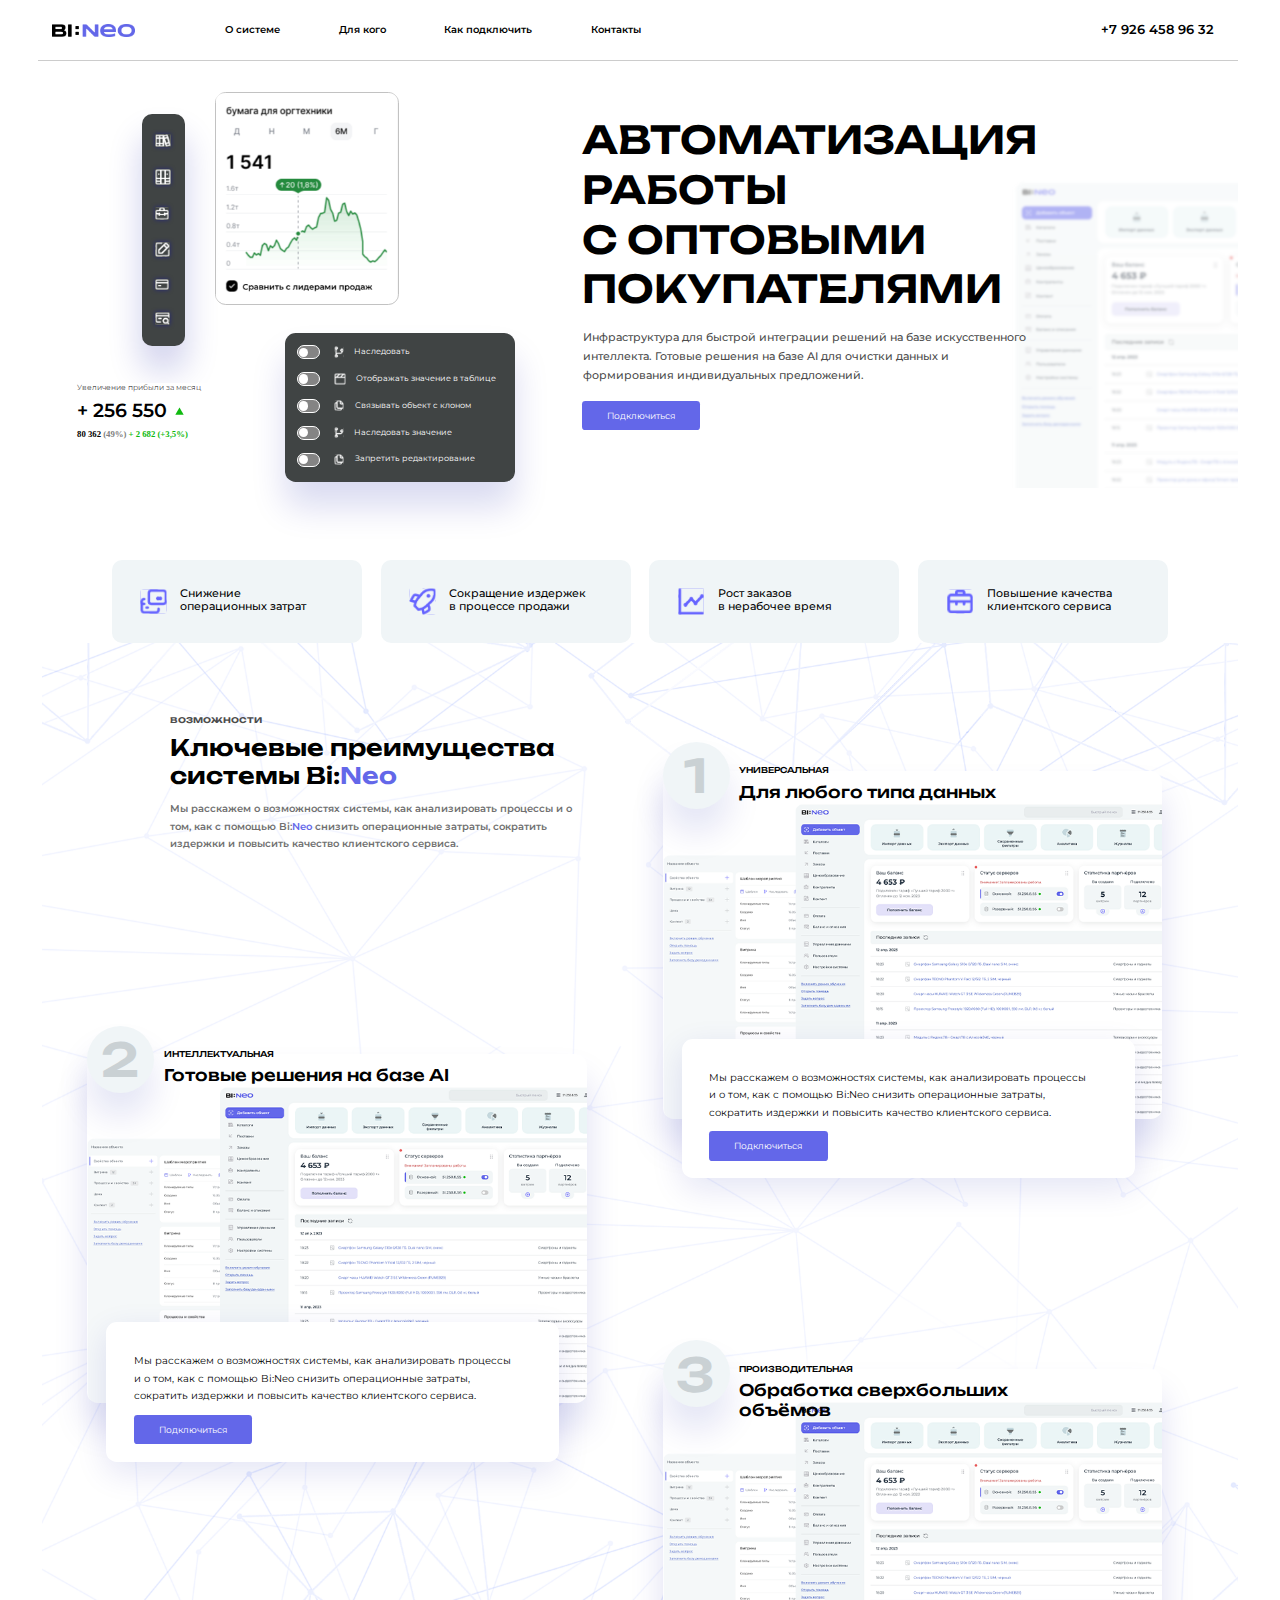
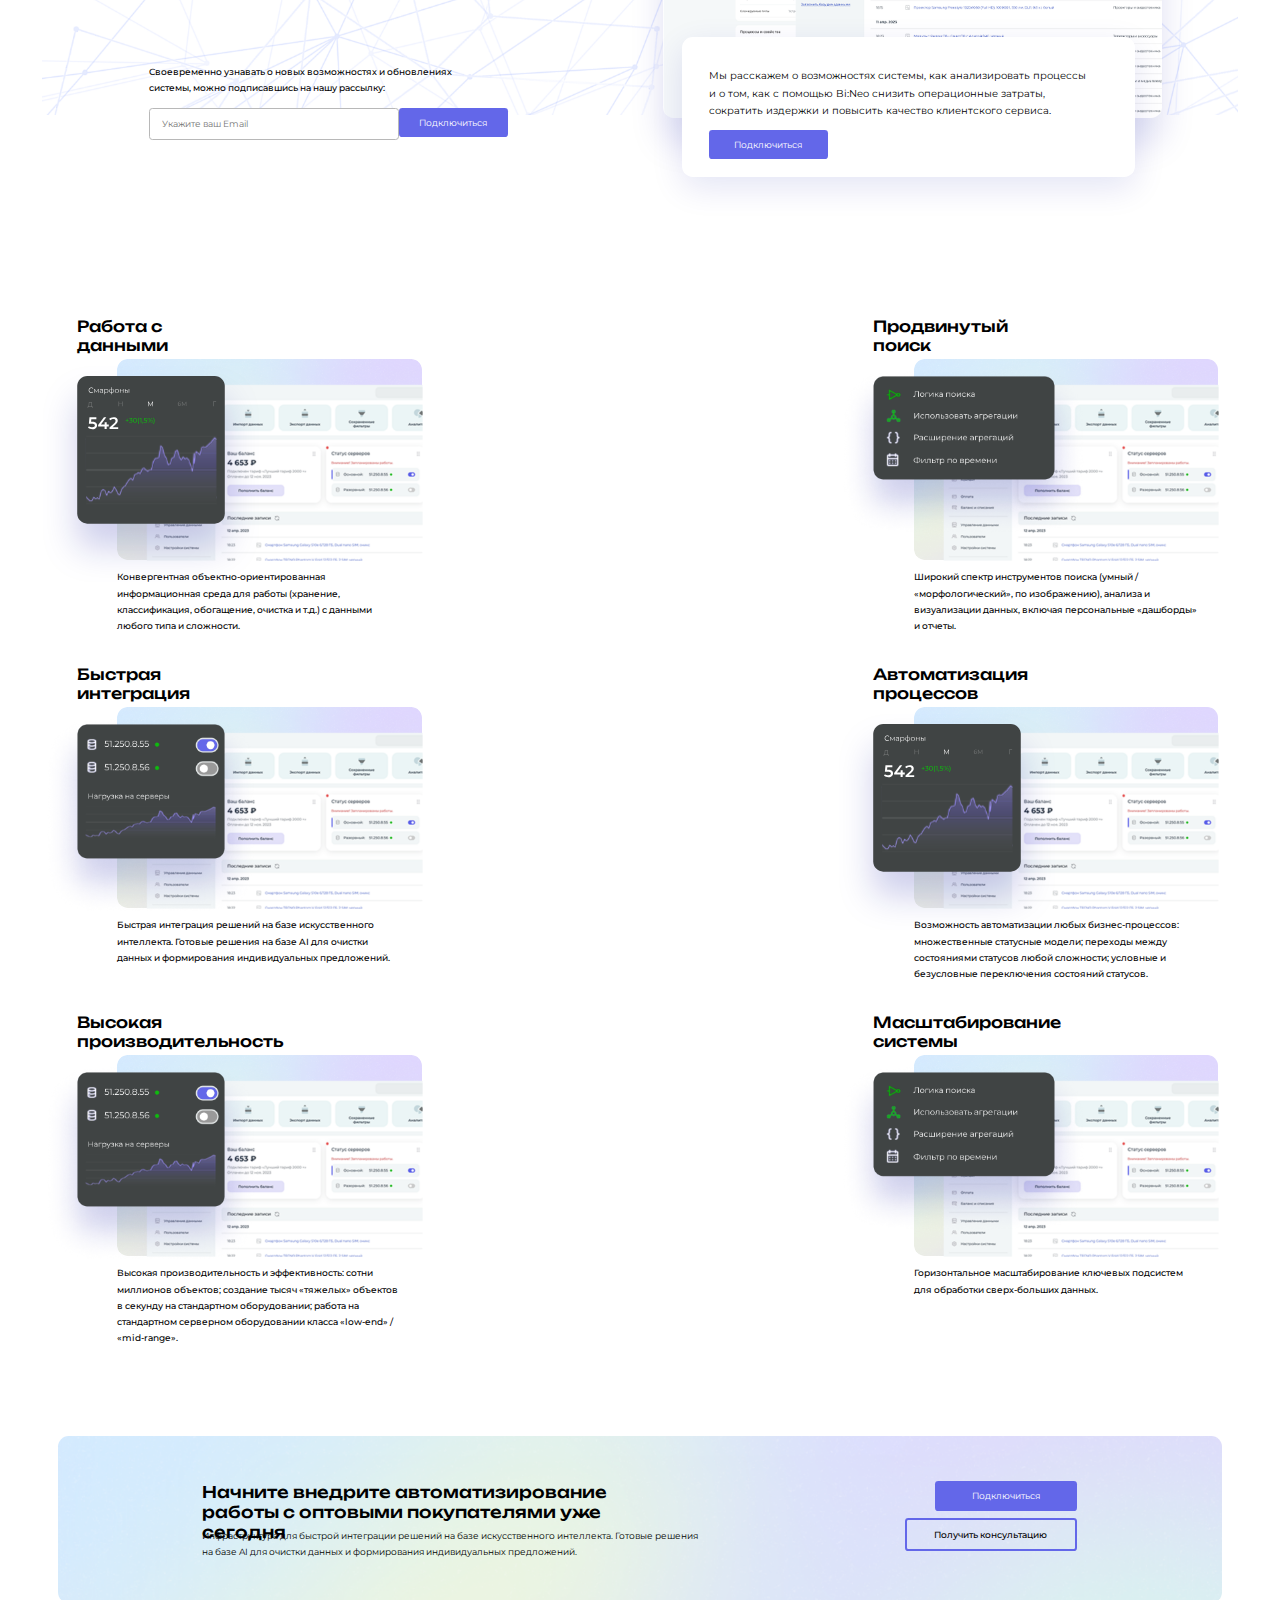
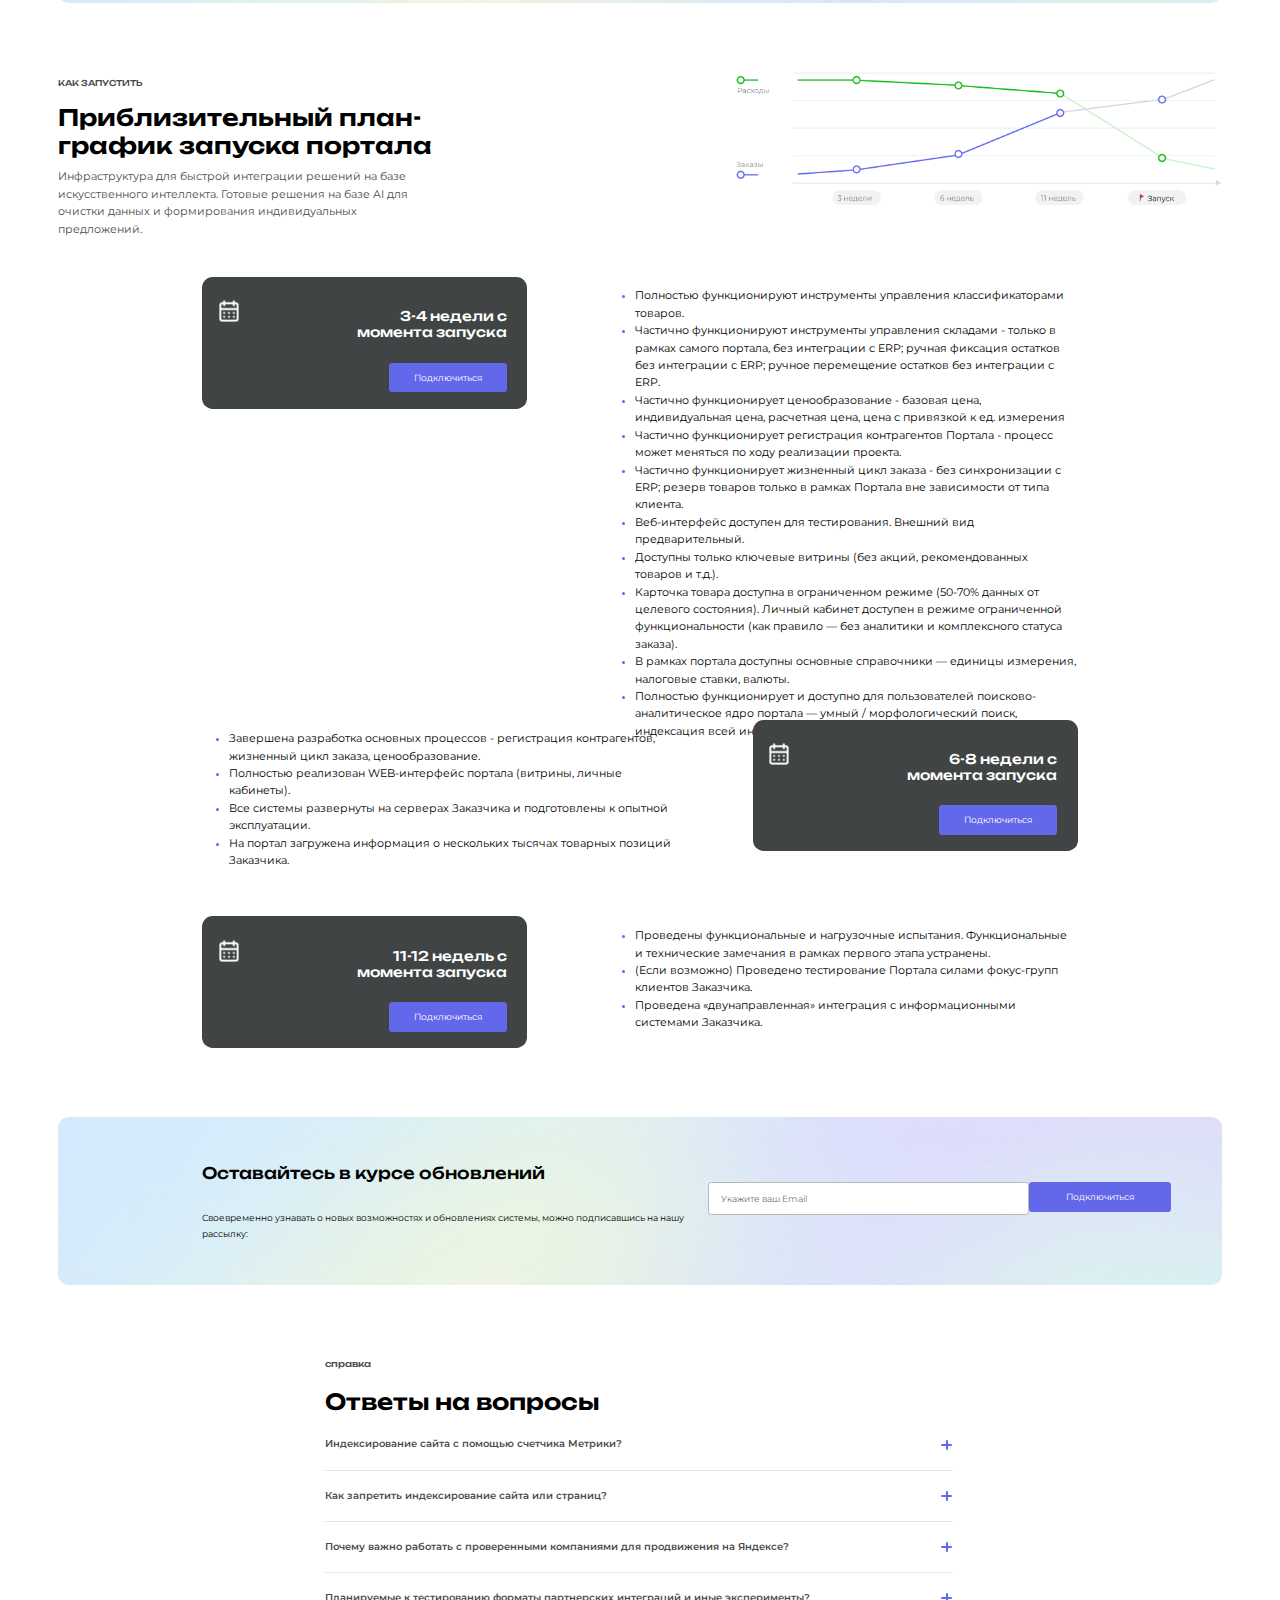
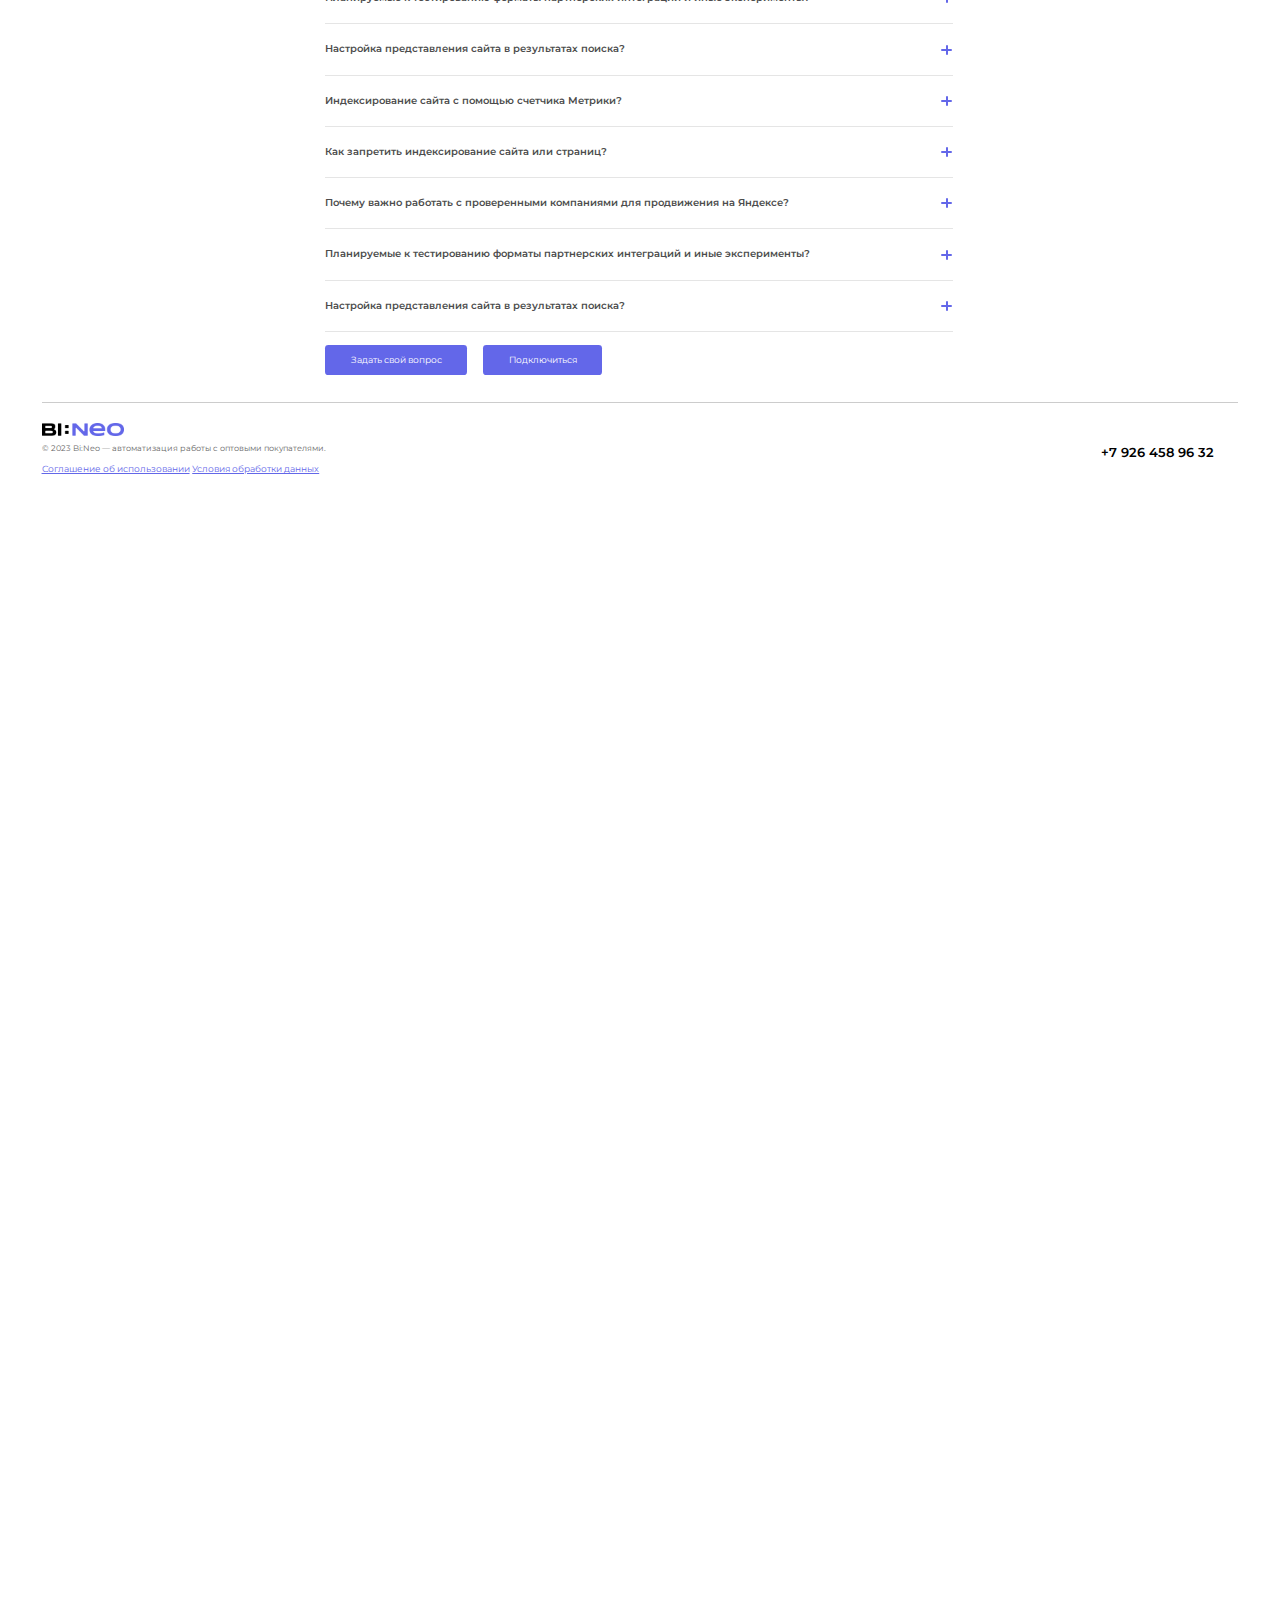
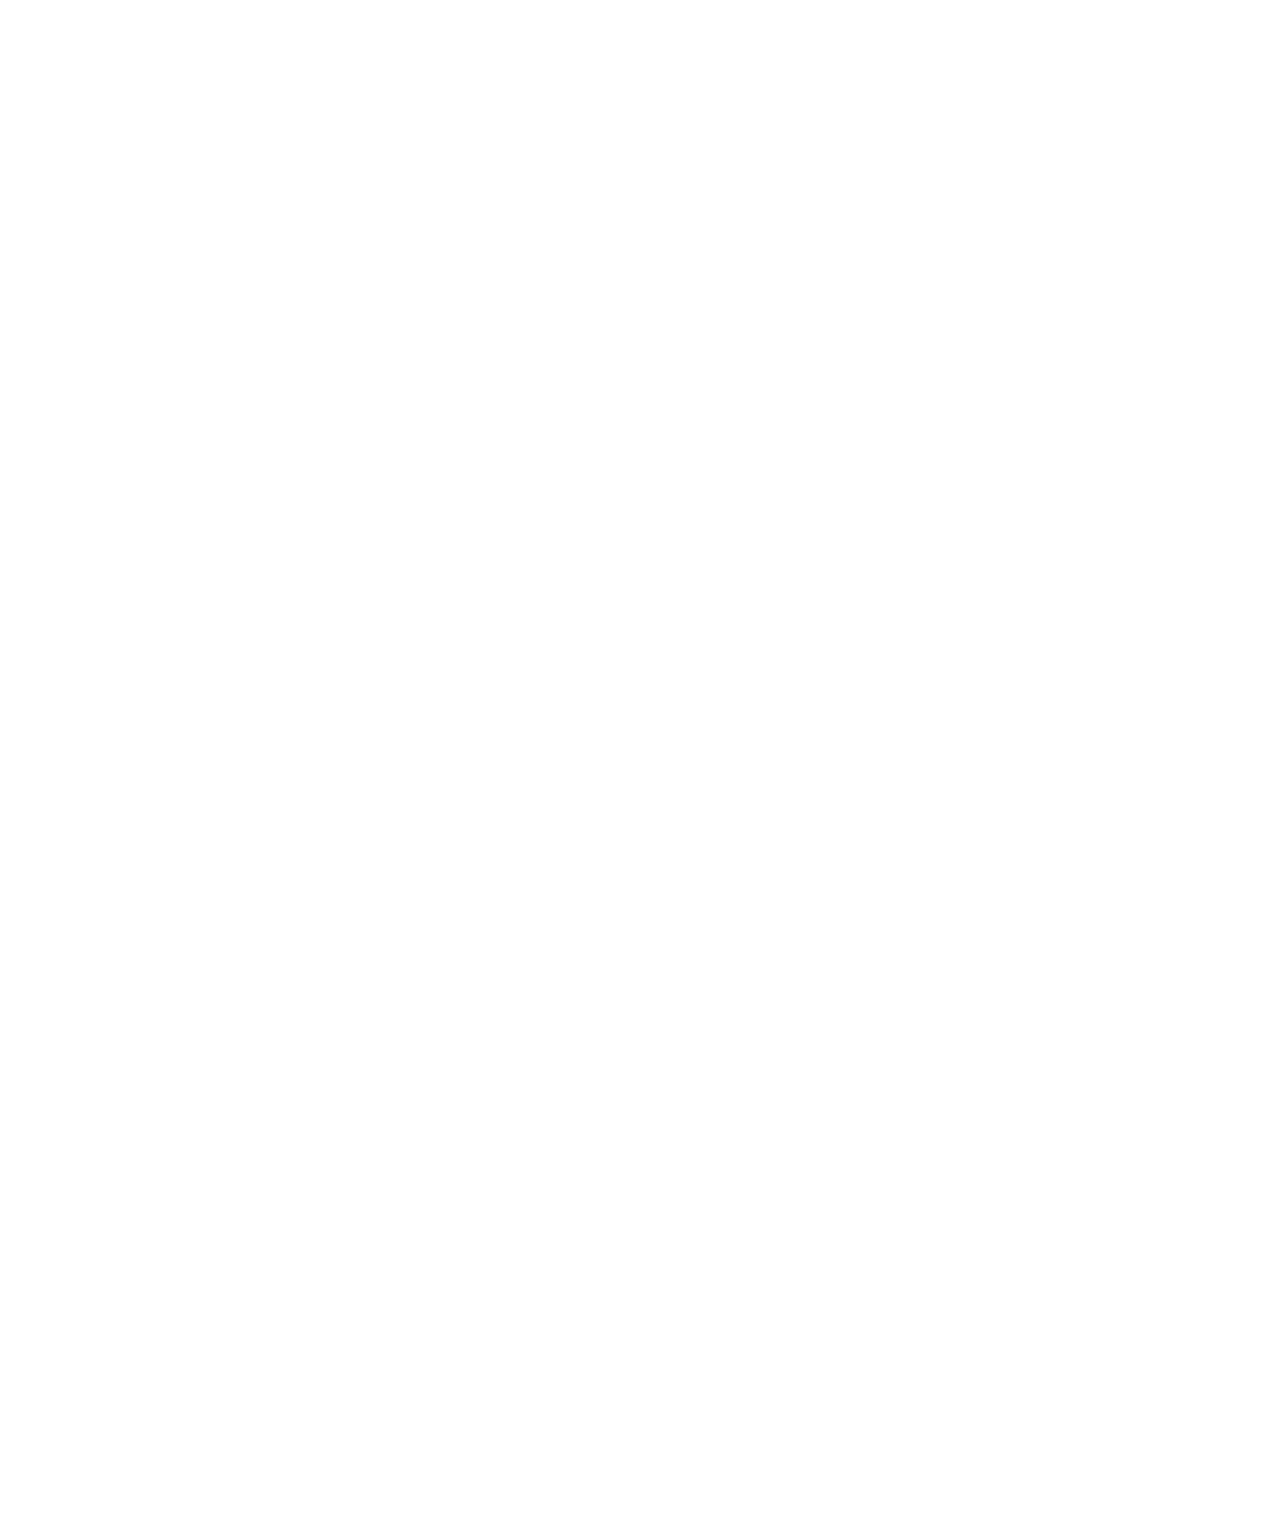
<file: site/index.html>
<!DOCTYPE html>
<html lang="en">
<head>
    <meta charset="UTF-8">
    <meta name="viewport" content="width=device-width, initial-scale=1.0">
    <title>BI:NEO</title>
    <link rel="shortcut icon" href="imgs/icon.svg">

    <link rel="stylesheet" href="style/index.css">
    <link href="https://fonts.cdnfonts.com/css/ms-reference-sans-serif" rel="stylesheet">

    <link
        href="https://fonts.googleapis.com/css2?family=Montserrat:ital,wght@0,100..900;1,100..900&family=Orelega+One&family=Unbounded:wght@200..900&display=swap"
        rel="stylesheet">
    <link rel="stylesheet" href="style/animation.css">
    <link rel="stylesheet" href="style/adaptation.css">
</head>

<body id="body" class="">
    <div id="overlay" class="hidden"></div>
    <header class="top-header">
        <div class="th-content">
            <div class="nav">
                <img class="logo" src="imgs/logo.png">
                <input id="burger-toggle" type="checkbox">
                <label class="label-burger" for="burger-toggle">
                    <span></span>
                </label>

                <div class="header__list">
                    <p class="header__link">О системе</p>
                    <p class="header__link">Для кого</p>
                    <p class="header__link">Как подключить</p>
                    <p class="header__link">Контакты</p>
                </div>
            </div>
            <div class="nav-number">
                <p class="phone-number">+7 926 458 96 32</p>
            </div>
        </div>
    </header>

    <main class="presentation">
        <!-- иконками просто -->
        <div class="left-part">
            <div class="block-opt">
                <div class="imgs-list">
                    <div class="img-li">
                        <img class="img-li-i" src="imgs/books.svg" alt="">
                    </div>
                    <div class="img-li">
                        <img class="img-li-i" src="imgs/li2.svg" alt="">
                    </div>
                    <div class="img-li">
                        <img class="img-li-i" src="imgs/case.svg" alt="">
                    </div>
                    <div class="img-li">
                        <img class="img-li-i" src="imgs/pen.svg" alt="">
                    </div>
                    <div class="img-li">
                        <img class="img-li-i" src="imgs/card.svg" alt="">
                    </div>
                    <div class="img-li">
                        <img class="img-li-i" src="imgs/card-search.svg" alt="">
                    </div>
                </div>
            </div>
            <!-- картинка с графиком -->
            <div class="img-scale">
                <img src="imgs/scale.png" alt="">
            </div>
            <!-- штука с ценником -->
            <div class="high-price">
                <p class="text-price">Увеличение прибыли за месяц</p>
                <div class="price-box">
                    <p class="price">+ 256 550</p> <img src="imgs/triange-up.svg" alt="">
                </div>
                <div class="money">
                    <div class="p"> 80 362 </div>
                    <div class="p" style="color:gray;">&nbsp;(49%)</div>
                    <div class="p" style="color: #0FBA0F;">&nbsp;+ 2 682 (+3,5%)</div>
                </div>
            </div>
            <!-- штука с тумблерами и текстом -->
            <div class="optional-window">
                <div class="option1">
                    <label class="checkbox-green">
                        <input type="checkbox">
                        <span class="checkbox-green-switch" data-label-on="&nbsp;" data-label-off="&nbsp;"></span>
                    </label>
                    <img class="icon-inherit" src="imgs/inherit.svg" alt="">
                    <p>Наследовать</p>
                </div>
                <div class="option1">
                    <label class="checkbox-green">
                        <input type="checkbox">
                        <span class="checkbox-green-switch" data-label-on="&nbsp;" data-label-off="&nbsp;"></span>
                    </label>
                    <img class="icon-inherit" src="imgs/show.svg" alt="">
                    <p>Отображать значение в таблице</p>
                </div>
                <div class="option1">
                    <label class="checkbox-green">
                        <input type="checkbox">
                        <span class="checkbox-green-switch" data-label-on="&nbsp;" data-label-off="&nbsp;"></span>
                    </label>
                    <img class="icon-inherit" src="imgs/connect.svg" alt="">
                    <p>Связывать объект с клоном</p>
                </div>
                <div class="option1">
                    <label class="checkbox-green">
                        <input type="checkbox">
                        <span class="checkbox-green-switch" data-label-on="&nbsp;" data-label-off="&nbsp;"></span>
                    </label>
                    <img class="icon-inherit" src="imgs/inherit.svg" alt="">
                    <p>Наследовать значение</p>
                </div>
                <div class="option1">
                    <label class="checkbox-green">
                        <input type="checkbox">
                        <span class="checkbox-green-switch" data-label-on="&nbsp;" data-label-off="&nbsp;"></span>
                    </label>
                    <img class="icon-inherit" src="imgs/connect.svg" alt="">
                    <p>Запретить редактирование</p>
                </div>
            </div>
        </div>
        <!-- Текст большой главный -->
        <div class="right-part">
            <div class="text-presentation">
                <p class="parag-pres">Автоматизация работы <br>с оптовыми покупателями</p>
                <p class="par-per">Инфраструктура для быстрой интеграции решений на базе искусственного <br> интеллекта.
                    Готовые решения на базе AI для очистки данных и <br> формирования индивидуальных предложений. </p>
                <button class="primary-button"> Подключиться </button>
            </div>
        </div>

    </main>
    <!-- карточки 4 штуки в ряд -->
    <div class="cards">
        <div class="cards-menu">
            <div class="card" id="card1">
                <div class="card-content"><img class="img-card" src="imgs/low.svg" alt="">
                    <p class="text-card">Снижение операционных затрат</p>
                </div>
            </div>
            <div class="card" id="card2">
                <div class="card-content"><img class="img-card" src="imgs/rocket.svg" alt="">
                    <p class="text-card">Сокращение издержек в процессе продажи</p>
                </div>
            </div>
            <div class="card" id="card3">
                <div class="card-content"><img class="img-card" src="imgs/exel.svg" alt="">
                    <p class="text-card">Рост заказов <br> в нерабочее время</p>
                </div>
            </div>
            <div class="card" id="card4">
                <div class="card-content"><img class="img-card" src="imgs/case1.svg" alt="">
                    <p class="text-card">Повышение качества клиентского сервиса</p>
                </div>
            </div>
        </div>
    </div>
    <!-- Блок с описанием возможностей -->
    <div class="possibilities-cards">
        <div class="possibilities-card">
            <div class="possibilities">возможности</div>
            <div class="key-benefits">Ключевые преимущества системы Bi:<mark
                    style="color:#6367E9;background: none;">Neo</span></div>
            <div class="pos-discription">Мы расскажем о возможностях системы, как анализировать процессы и о том, как с
                помощью Bi:<mark style="color:#6367E9;background: none;">Neo</mark> снизить операционные затраты,
                сократить издержки и повысить качество клиентского сервиса.
            </div>
        </div>
        <div class="posties-cards">
            <div class="posties-card1">
                <div class="bg-card">
                    <div class="pos-num">
                        <p>1</p>
                    </div>
                    <div class="pos-h">
                        <h2>Универсальная</h2>
                        <h1>Для любого типа данных</h1>
                    </div>
                    <div class="pos-txt">
                        <p>Мы расскажем о возможностях системы, как анализировать процессы и о том, как с помощью Bi:Neo
                            снизить операционные затраты, сократить издержки и повысить качество клиентского сервиса.
                        </p>
                        <button class="primary-button-pos">Подключиться</button>
                    </div>
                </div>
            </div>

            <div class="posties-card2">
                <div class="bg-card">
                    <div class="pos-num">
                        <p>2</p>
                    </div>
                    <div class="pos-h">
                        <h2>Интеллектуальная</h2>
                        <h1>Готовые решения на базе AI</h1>
                    </div>
                    <div class="pos-txt">
                        <p>Мы расскажем о возможностях системы, как анализировать процессы и о том, как с помощью Bi:Neo
                            снизить операционные затраты, сократить издержки и повысить качество клиентского сервиса.
                        </p>
                        <button class="primary-button-pos">Подключиться</button>
                    </div>
                </div>
            </div>
            <div class="posties-card3">
                <div class="bg-card">
                    <div class="pos-num">
                        <p>3</p>
                    </div>
                    <div class="pos-h">
                        <h2>производительная</h2>
                        <h1>Обработка сверхбольших объёмов</h1>
                    </div>
                    <div class="pos-txt">
                        <p>Мы расскажем о возможностях системы, как анализировать процессы и о том, как с помощью Bi:Neo
                            снизить операционные затраты, сократить издержки и повысить качество клиентского сервиса.
                        </p>
                        <button class="primary-button-pos">Подключиться</button>
                    </div>
                </div>
            </div>
        </div>
    </div>
    <!-- Форма емаил чтобы подписаться на новости -->
    <div class="label-form">
        <p>Своевременно узнавать о новых возможностях и обновлениях системы, можно подписавшись на нашу рассылку:
        </p>
        <div class="input-label-div">
            <input class="input-label" type="email" placeholder="Укажите ваш Email"><button
                class="sumbit-but">Подключиться</button>
        </div>
    </div>
    <!-- Карточки которых 6 штук -->
    <div class="columns-menu">
        <div class="columns">
            <div class="col-card">
                <div class="column-scale">
                    <h2>Работа с данными</h2>
                    <img class="scale-img" src="imgs/scale.svg" alt="">
                </div>
                <div class="column-card">
                    <div class="bg-colum">
                        <img src="imgs/bg-card.png" alt="">
                    </div>
                    <p>Конвергентная объектно-ориентированная информационная среда для работы (хранение, классификация,
                        обогащение, очистка и т.д.) с данными любого типа и сложности.</p>
                </div>
            </div>

            <div class="col-card">
                <div class="column-scale">
                    <h2>Продвинутый поиск</h2>
                    <img class="scale-img" src="imgs/columns-pic-2.png" alt="">
                </div>
                <div class="column-card">
                    <div class="bg-colum">
                        <img src="imgs/bg-card.png" alt="">
                    </div>
                    <p>Широкий спектр инструментов поиска (умный / «морфологический», по изображению), анализа
                        и визуализации данных, включая персональные «дашборды» и отчеты.</p>
                </div>
            </div>

            <div class="col-card">
                <div class="column-scale">
                    <h2>Быстрая интеграция</h2>
                    <img class="scale-img" src="imgs/columns-pic-3.png" alt="">
                </div>
                <div class="column-card">
                    <div class="bg-colum">
                        <img src="imgs/bg-card.png" alt="">
                    </div>
                    <p>Быстрая интеграция решений на базе искусственного интеллекта. Готовые решения
                        на базе AI для очистки данных и формирования индивидуальных предложений. </p>
                </div>
            </div>
            <div class="col-card">
                <div class="column-scale">
                    <h2>Автоматизация процессов</h2>
                    <img class="scale-img" src="imgs/scale.svg" alt="">
                </div>
                <div class="column-card">
                    <div class="bg-colum">
                        <img src="imgs/bg-card.png" alt="">
                    </div>
                    <p>Возможность автоматизации любых бизнес-процессов: множественные статусные модели; переходы между
                        состояниями статусов любой сложности; условные и безусловные переключения состояний статусов.
                    </p>
                </div>
            </div>

            <div class="col-card">
                <div class="column-scale">
                    <h2>Высокая производительность</h2>
                    <img class="scale-img" src="imgs/columns-pic-3.png" alt="">
                </div>
                <div class="column-card">
                    <div class="bg-colum">
                        <img src="imgs/bg-card.png" alt="">
                    </div>
                    <p>Высокая производительность и эффективность: сотни миллионов объектов; создание тысяч «тяжелых»
                        объектов в секунду на стандартном оборудовании; работа на стандартном серверном оборудовании
                        класса «low-end» / «mid-range».</p>
                </div>
            </div>

            <div class="col-card">
                <div class="column-scale">
                    <h2>Масштабирование системы</h2>
                    <img class="scale-img" src="imgs/columns-pic-2.png" alt="">
                </div>
                <div class="column-card">
                    <div class="bg-colum">
                        <img src="imgs/bg-card.png" alt="">
                    </div>
                    <p>Горизонтальное масштабирование ключевых подсистем для обработки сверх-больших данных.</p>
                </div>
            </div>
        </div>
    </div>
    <!-- Блок Совет начните внедрите -->
    <main class="advice">
        <div class="advice-block">
            <div class="content-advice">
                <h2>Начните внедрите автоматизирование работы с оптовыми покупателями уже сегодня</h2>
                <p>Инфраструктура для быстрой интеграции решений на базе искусственного интеллекта. Готовые решения на
                    базе
                    AI для очистки данных и формирования индивидуальных предложений. </p>
            </div>
            <div class="advice-buts">
                <button class="sumbit-but">Подключиться</button>
                <button class="button-advice">Получить консультацию</button>
            </div>
        </div>
    </main>
    <!-- План-график со старта -->
    <div class="start-plan-block">
        <div class="s-p-card">
            <div class="s-p-content">
                <h3>как запустить</h3>
                <h2>Приблизительный план-график запуска портала</h2>
                <p>Инфраструктура для быстрой интеграции решений на базе искусственного интеллекта. Готовые решения на
                    базе AI для очистки данных и формирования индивидуальных предложений. </p>
            </div>
            <div class="s-p-img">
                <img src="imgs/income-cart.png" alt="">
            </div>
        </div>
    </div>
    <!-- Результаты по плану 3-4, 6-8, 11-12 -->
    <div class="ul-results">
        <div class="ul-result3-4">
            <div class="pres-ul-res">
                <h2>3-4 недели
                    с момента запуска</h2>
                <button class="primary-button"> Подключиться</button>
            </div>
            <div class="ul-content">
                <ul>
                    <li><span>Полностью функционируют инструменты управления классификаторами товаров.</span></li>
                    <li><span>Частично функционируют инструменты управления складами - только в рамках самого портала,
                            без
                            интеграции с ERP; ручная фиксация остатков без интеграции
                            с ERP; ручное перемещение остатков без интеграции с ERP.</span></li>
                    <li><span>Частично функционирует ценообразование - базовая цена, индивидуальная цена, расчетная
                            цена, цена
                            с привязкой к ед. измерения</span></li>
                    <li><span>Частично функционирует регистрация контрагентов Портала - процесс может меняться по ходу
                            реализации проекта.</span></li>
                    <li><span>Частично функционирует жизненный цикл заказа - без синхронизации с ERP; резерв товаров
                            только в
                            рамках Портала вне зависимости от типа клиента.</span></li>
                    <li><span>Веб-интерфейс доступен для тестирования. Внешний вид предварительный.</span> </li>
                    <li><span>Доступны только ключевые витрины (без акций, рекомендованных товаров и т.д.). </span></li>
                    <li><span>Карточка товара доступна в ограниченном режиме (50-70% данных от целевого состояния).
                            Личный
                            кабинет доступен в режиме ограниченной функциональности (как правило — без аналитики и
                            комплексного статуса заказа).</span></li>
                    <li><span>В рамках портала доступны основные справочники — единицы измерения, налоговые ставки,
                            валюты.
                        </span></li>
                    <li><span>Полностью функционирует и доступно для пользователей поисково-аналитическое ядро портала —
                            умный
                            / морфологический поиск, индексация всей информации
                            о товарах, фильтры, отчеты и агрегации.</span></li>
                </ul>
            </div>
        </div>
        <div class="ul-result6-8">

            <div class="ul-content">
                <ul>
                    <li><span>Завершена разработка основных процессов - регистрация контрагентов, жизненный цикл заказа,
                            ценообразование.</span></li>
                    <li><span>Полностью реализован WEB-интерфейс портала (витрины, личные кабинеты).</span></li>
                    <li><span>Все системы развернуты на серверах Заказчика и подготовлены к опытной эксплуатации.</span>
                    </li>
                    <li><span>На портал загружена информация о нескольких тысячах товарных позиций Заказчика.</span>
                    </li>
                </ul>
            </div>
            <div class="pres-ul-res">
                <h2>6-8 недели
                    с момента запуска</h2>
                <button class="primary-button"> Подключиться</button>
            </div>
        </div>
        <div class="ul-result11-12">
            <div class="pres-ul-res">
                <h2>11-12 недель
                    с момента запуска</h2>
                <button class="primary-button"> Подключиться</button>
            </div>
            <div class="ul-content">
                <ul>
                    <li><span>Проведены функциональные и нагрузочные испытания. Функциональные
                            и технические замечания в рамках первого этапа устранены.</span></li>
                    <li><span>(Если возможно) Проведено тестирование Портала силами фокус-групп клиентов
                            Заказчика.</span></li>
                    <li><span>Проведена «двунаправленная» интеграция с информационными системами Заказчика.</span></li>
                </ul>
            </div>
        </div>
    </div>
    </div>
    <!-- Форма емаил чтобы рассылку получать -->
    <main class="advices">
        <div class="advice-block">
            <div class="content-advice">
                <h2>Оставайтесь в курсе обновлений</h2>
                <p>Своевременно узнавать о новых возможностях и обновлениях системы, можно подписавшись на нашу
                    рассылку:</p>
            </div>
            <div class="advice-buts">
                <input class="input-label" type="email" placeholder="Укажите ваш Email"><button
                    class="sumbit-but">Подключиться</button>
            </div>
        </div>
    </main>
    <!-- Вопрос-ответ -->
    <div class="QnA">
        <h2>справка</h2>
        <h1>Ответы на вопросы</h1>

        <div class="questions">
            <button class="q" id="1q">
                <p>Индексирование сайта с помощью счетчика Метрики?</p>
                <div class="plus"><span class="span"></span><span class="spans"></span></div>
            </button>
            <div class="content">
                <div class="q">
                    <p> Да! </p>
                </div>
            </div>
            <button class="q" id="2q">
                <p>Как запретить индексирование сайта или страниц?</p>
                <div class="plus"><span class="span"></span><span class="spans"></span></div>
            </button>
            <div class="content">
                <div class="q">
                    <p> Да! </p>
                </div>
            </div>
            <button class="q" id="3q">
                <p>Почему важно работать с проверенными компаниями для продвижения на Яндексе?</p>
                <div class="plus"><span class="span"></span><span class="spans"></span></div>
            </button>
            <div class="content">
                <div class="q">
                    <p> Да! </p>
                </div>
            </div>
            <button class="q" id="4q">
                <p>Планируемые к тестированию форматы партнерских интеграций и иные эксперименты?</p>
                <div class="plus"><span class="span"></span><span class="spans"></span></div>
            </button>
            <div class="content">
                <div class="q">
                    <p> Да! </p>
                </div>
            </div>
            <button class="q" id="5q">
                <p>Настройка представления сайта в результатах поиска?</p>
                <div class="plus"><span class="span"></span><span class="spans"></span></div>
            </button>
            <div class="content">
                <div class="q">
                    <p> Да! </p>
                </div>
            </div>
            <button class="q" id="6q">
                <p>Индексирование сайта с помощью счетчика Метрики?</p>
                <div class="plus"><span class="span"></span><span class="spans"></span></div>
            </button>
            <div class="content">
                <div class="q">
                    <p> Да! </p>
                </div>
            </div>
            <button class="q" id="7q">
                <p>Как запретить индексирование сайта или страниц?</p>
                <div class="plus"><span class="span"></span><span class="spans"></span></div>
            </button>
            <div class="content">
                <div class="q">
                    <p> Да! </p>
                </div>
            </div>
            <button class="q" id="8q">
                <p>Почему важно работать с проверенными компаниями для продвижения на Яндексе?</p>
                <div class="plus"><span class="span"></span><span class="spans"></span></div>
            </button>
            <div class="content">
                <div class="q">
                    <p> Да! </p>
                </div>
            </div>
            <button class="q" id="9q">
                <p>Планируемые к тестированию форматы партнерских интеграций и иные эксперименты?</p>
                <div class="plus"><span class="span"></span><span class="spans"></span></div>
            </button>
            <div class="content">
                <div class="q">
                    <p> Да! </p>
                </div>
            </div>
            <button class="q" id="10q">
                <p>Настройка представления сайта в результатах поиска?</p>
                <div class="plus"><span class="span"></span><span class="spans"></span></div>
            </button>
            <div class="content">
                <div class="q">
                    <p> Да! </p>
                </div>
            </div>

        </div>
        <!-- start -->

        <!-- end -->
        <div class="question-buts">
            <button class="sumbit-but">Задать свой вопрос</button>
            <button class="primary-button">Подключиться</button>
        </div>
    </div>

    <!-- Подвал -->
    <footer class="footer">
        <div class="th-content">
            <div class="nav">
                <img class="logo" src="imgs/logo.png">
                <p>© 2023 Bi:Neo — автоматизация работы с оптовыми покупателями.</p>
                <div class="a-nav">
                    <a>Соглашение об использовании</a>
                    <a>Условия обработки данных</a>
                </div>
            </div>
            <div class="nav-number">
                <p href="tel:+74951234567" class="phone-number">+7 926 458 96 32</p>
            </div>
        </div>
    </footer>
    <script src="index.js"></script>

</body>

</html>
</file>
<file: site/style/index.css>
/* *{
    border: #404444 solid 1px;
} */

.hidden {
    display: none;
}

#overlay {
    position: fixed;
    top: 0;
    left: 0;
    width: 100%;
    height: 100%;
    background-color: rgb(57 42 86 / 16%);
    backdrop-filter: blur(3px);
    z-index: 1;
    
}
button {
    all: unset;
    cursor: pointer;
}

body {
    margin: 0;
    padding-left: 62px;
    padding-right: 62px;
}
.body-scroll{
    overflow: hidden;
}
body::-webkit-scrollbar {
    display: none;
}


/* header css start */
.top-header {
    background-color: #ffffff;
    margin: 0;
    padding: 0;
    border-bottom: solid 1px rgb(204, 204, 204);
    position: relative;
    z-index: 1;
    margin-left: -5px;
    margin-right: 0px;
}

.th-content {
    display: flex;
    justify-content: space-between;
    flex-direction: row;
    flex-wrap: nowrap;
    align-content: space-between;
    align-items: flex-start;
    
}

.but-icon {
    border: none;
    margin: 0;
    padding: 0;
    overflow: visible;
    background: transparent;
    color: inherit;
    font: inherit;
    line-height: normal;
    font-size: 20px;
}


header .nav {
    padding: 21px;
    display: inline-flex;
    align-items: center;
    justify-content: space-evenly;
    float: left;

}
.header__list {
    display: flex;
    gap: 20px;
    transition: .5s;
    top: 68px;    
    margin-left: 36px;
    margin-right: 33px;
  }
  
label {
    display: none;
}
  
#burger-toggle {
    display: none;
}

.logo {
    padding-right: 31.75px;
}

header .nav p {
    display: inline;
    position: relative;
    padding-left: 67.5px;
    opacity: 0px;
    font-family: Montserrat;
    font-size: 15px;
    font-weight: 600;
    line-height: 18.29px;
    text-align: center;

}

header .nav-number {
    padding: 21px;
    display: inline-flex;
    align-items: center;
    justify-content: space-evenly;
    float: left;
}

header .nav-number p {
    display: inline;
    position: relative;
    opacity: 0px;
    font-family: Montserrat;
    font-size: 19px;
    font-weight: 600;
    line-height: 18.29px;
    text-align: center;
    margin: 15px;
}

.phone-number {
    float: right;

}

/* header css end */

/* main css start */

.presentation {
    background-image: url(../imgs/bg.svg);
    background-repeat: no-repeat;
    background-position: 1449px 175.5px;
    /* anim */
    animation-name: swim;
    animation-duration: 800ms;
    animation-iteration-count: infinite;
    animation-direction: alternate;
    display: flex;
    flex-direction: row;
    /* justify-content: space-between; */
}

.left-part {
    width: 708px;
    height: 637px;
}


.block-opt {
    width: 64.5px;
    height: 346px;
    top: 78px;
    position: relative;
    left: 150px;
    opacity: 0px;
    background: #404444;
    border-radius: 15px;
    box-shadow: 0px 36px 51px 0px #090EA033;
    /* anim */
    animation: slidedown 1s;
}

.imgs-list {
    display: inline-grid;
    padding-left: 20px;
    padding-right: 20px;
    padding-top: 30px;
}

.img-li {
    padding-bottom: 30px;
}

.img-li-i {
    box-shadow: 0px 0px 6.5px 0px #090EA080;
}

.img-scale {
    border: 1px solid rgb(194, 194, 194);
    border-radius: 16px;
    position: absolute;
    top: 136.8px;
    left: 320.45px;
    /* anim */
    animation-duration: 0.8s;
    animation-name: slidedown;
}

.high-price {
    width: 280px;
    height: 122px;
    background-color: #fff;
    position: absolute;
    left: 115px;
    top: 571.2px;
    /* anim */
    animation-duration: 1s;
    animation-name: slidedown;
}

.text-price {
    margin: 0;
    margin-bottom: 11.5px;
    font-family: Montserrat;
    font-size: 11.3px;
    font-weight: 300;
    line-height: 13.41px;
    text-align: left;

}

.price {
    margin: 0;
    font-family: Montserrat;
    font-size: 29px;
    font-weight: 600;
    line-height: 35.35px;
    text-align: left;
    padding-right: 12.5px;
}

.money {
    display: inline-flex;
    font-family: MS Reference Sans Serif;
    font-size: 13px;
    font-weight: 600;
    line-height: 35.35px;
    text-align: left;
}

.price-box {
    display: inline-flex;
}

.optional-window {
    background-color: #404444;
    width: 343px;
    height: 223px;
    box-shadow: 0px 36px 51px 0px #090EA026;
    border-radius: 16px;
    position: absolute;
    top: 497px;
    left: 426px;
    /* anim */
    animation-duration: 0.6s;
    animation-name: slidedown;
}

.checkbox-green {
    display: inline-block;
    height: 28px;
    line-height: 28px;
    margin-right: 10px;
    margin-top: 8px;
    position: relative;
    vertical-align: middle;
    font-size: 14px;
    user-select: none;
}

.checkbox-green .checkbox-green-switch {
    display: inline-block;
    height: 21px;
    width: 34px;
    box-sizing: border-box;
    position: relative;
    border-radius: 34px;
    background: #848484;
    border: 0.5px solid white;
    background: #848484;
    transition: background-color 0.3s cubic-bezier(0, 1, 0.5, 1);
}

.checkbox-green .checkbox-green-switch:before {
    content: attr(data-label-on);
    display: inline-block;
    box-sizing: border-box;
    width: 45px;
    position: absolute;
    top: 0;
    left: 45px;
    text-transform: uppercase;
    text-align: center;
    color: rgba(255, 255, 255, 0.5);
    font-size: 10px;
    line-height: 28px;
}

.checkbox-green .checkbox-green-switch:after {
    content: attr(data-label-off);
    display: inline-block;
    box-sizing: border-box;
    width: 14px;
    height: 14px;
    border-radius: 50px;
    position: absolute;
    top: 2px;
    left: 2px;
    text-transform: uppercase;
    text-align: center;
    background: white;
    line-height: 26px;
    font-size: 10px;
    color: #777;
    transition: transform 0.3s cubic-bezier(0, 1, 0.5, 1);
}

.checkbox-green input[type="checkbox"] {
    display: block;
    width: 0;
    height: 0;
    position: absolute;
    z-index: -1;
    opacity: 0;
}

.checkbox-green input[type="checkbox"]:checked+.checkbox-green-switch {
    background-color: #6367E9;
}

.checkbox-green input[type="checkbox"]:checked+.checkbox-green-switch:before {
    content: attr(data-label-off);
    left: 0;
}

.checkbox-green input[type="checkbox"]:checked+.checkbox-green-switch:after {
    content: attr(data-label-on);
    transform: translate3d(13px, 0, 0);
}

/* Hover */
.checkbox-green input[type="checkbox"]:not(:disabled)+.checkbox-green-switch:hover {
    cursor: pointer;
}

.checkbox-green input[type="checkbox"]:not(:disabled)+.checkbox-green-switch:hover:after {
    box-shadow: 0 3px 3px rgba(0, 0, 0, 0.4);
}

/* Disabled */
.checkbox-green input[type=checkbox]:disabled+.checkbox-green-switch {
    opacity: 0.6;
    filter: grayscale(50%);
}

/* Focus */
.checkbox-green.focused .checkbox-green-switch:after {
    box-shadow: inset 0px 0px 4px #ff5623;
}

.option1 {
    display: inline-flex;
    padding-top: 17px;
    padding-left: 17px;
    display: inline-flex;
    align-items: center;
    justify-content: space-evenly;
    float: left;
    height: 23px;

}

.option1 .icon-inherit {
    padding-left: 12px;
}

.option1 p {
    padding-left: 15.4px;
    font-family: Montserrat;
    font-size: 12px;
    font-weight: 400;
    line-height: 14.63px;
    text-align: left;
    color: #ffffff;
}

/* right part */
.right-part {
    padding: 80px 0 0 98px;
}

.text-presentation {
    position: relative;
    width: 659px;
    height: 261px;
}

.primary-button:hover {
    animation-name: wow;
    animation-duration: 1s;
    animation-iteration-count: infinite;
    animation-direction: alternate;
}

.parag-pres {
    margin: 0;
    width: 663.5px;
    font-family: Unbounded;
    font-size: 57px;
    font-weight: 600;
    line-height: 74.2px;
    text-align: left;
    text-transform: uppercase;
    /* anim */
    animation-duration: 1s;
    animation-name: opas;
}

.par-per {
    width: 764px;
    height: 67px;
    padding-top: 5px;
    padding-left: 2px;
    font-family: Montserrat;
    font-size: 16.5px;
    font-weight: 500;
    line-height: 28px;
    text-align: left;
    color: #4C4C4C;
    /* anim */
    animation-duration: 1s;
    animation-name: opas;
}


.primary-button {
    width: 177px;
    height: 44px;
    margin-top: 25px;
    position: relative;
    color: #fff;
    border: none;
    background: #6367E9;
    border-radius: 5px;
    font-family: Montserrat;
    font-size: 14px;
    font-weight: 400;
    line-height: 17.07px;
    text-align: center;

}

/* cards */

.cards {
    width: -webkit-fill-available;
    display: inline-flex;
    justify-content: center;
    padding-top: 107px;
}

.cards-menu {
    width: 1577px;
    display: inline-flex;
    justify-content: space-between;
    flex-direction: row;
    align-items: center;
}

.card {
    width: 373px;
    background-color: #F0F5F7;
    background-repeat: no-repeat;
    border-radius: 15px;
}

#card1 {
    animation: slidedown2 1s alternate;
}

#card2 {
    animation: slidedown2 0.9s alternate;

}

#card3 {
    animation: slidedown2 0.8s alternate;
}

#card4 {
    animation: slidedown2 0.7s alternate;

}

.card-content {
    display: inline-flex;
    margin: 42px;
}

.img-card {
    width: 40px;
    height: 40px;
    padding-right: 20px;

}

.text-card {
    margin: 0;
    width: 206px;
    height: 40px;
    font-family: Montserrat;
    font-size: 16px;
    font-weight: 500;
    line-height: 19.2px;
    text-align: left;
}

/* возможности */

.possibilities-cards {
    background-image: url(../imgs/bg-cards-pos.png);
    height: 1600px;
}

.possibilities-card {
    width: 796.9px;
    position: relative;
    top: 107px;
    left: 191px;
    /* anim */
    animation: slidedown 1s alternate;
}

.possibilities {
    width: 139.2px;
    height: 14px;
    font-family: Unbounded;
    font-size: 15.3px;
    font-weight: 500;
    line-height: 14.88px;
    text-align: left;
    margin-bottom: 15px;
    color: #4C4C4C;
}

.key-benefits {
    width: 759.9px;
    height: 84px;
    font-family: Unbounded;
    font-size: 34px;
    font-weight: 600;
    line-height: 42.16px;
    text-align: left;
    margin-bottom: 15px;
}

.pos-discription {
    width: 623px;
    height: 63px;
    font-family: Montserrat;
    font-size: 15px;
    font-weight: 600;
    line-height: 26px;
    text-align: left;
    color: #707070;
}


/* posties-cards */
.posties-cards {
    display: block;
    position: relative;

}

.posties-card1 {
    width: 859px;
    height: 643px;
    border-radius: 16px;
    float: right;
    position: relative;
    /* anim */

}

.posties-card1-anim {
    animation: slidedown 1s alternate;
}

.posties-card2 {
    width: 859px;
    height: 643px;
    float: right;
    position: inherit;
    top: 423px;
}

.posties-card2-anim {
    /* anim */
    animation: slidedown 1s alternate;
}

.posties-card3 {
    width: 859px;
    height: 643px;
    float: right;
    position: relative;
    top: 250px;
}

.posties-card3-anim {
    /* anim */
    animation: slidedown 1s alternate;
}

.pos-num {
    width: 100px;
    height: 100px;
    border-radius: 100%;
    background-color: #F0F5F7;
    box-shadow: 0px 36px 51px 0px #090EA01C;
    display: grid;
    position: relative;
    bottom: 43px;
}

.pos-num p {
    width: 100px;
    height: 100px;
    font-family: Unbounded;
    font-size: 69px;
    font-weight: 600;
    line-height: 85.56px;
    margin: 0;
    padding-top: 8px;
    margin-left: -2px;
    text-align: center;
    color: #CAD1D4;
}

.pos-h {
    position: absolute;
    top: -17px;
    left: 114px;
}

.pos-h h2 {
    width: 139.2px;
    height: 9px;
    font-family: Unbounded;
    font-size: 12px;
    font-weight: 500;
    line-height: 14.88px;
    text-align: left;

    text-transform: uppercase;
}

.pos-h h1 {
    width: 544.4px;
    height: 18px;
    font-family: Unbounded;
    font-size: 24px;
    font-weight: 500;
    line-height: 29.76px;
    text-align: left;

}

.pos-txt {
    width: 568px;
    height: 63px;
    font-family: Montserrat;
    font-size: 15px;
    font-weight: 400;
    line-height: 26px;
    text-align: left;
    position: relative;
    right: 41px;
    top: 300px;
    float: inline-end;
    text-align: left;
    background-color: #FFFFFF;
    padding: 30px 67px 115px 41px;
    border-radius: 16px;
    box-shadow: 0px 15px 50px 0px #090EA01C;

}

.bg-card {
    width: 745px;
    height: 520px;
    background-color: #fff;
    background-image: url(../imgs/bg-pos.png);
    background-repeat: no-repeat;
    box-shadow: 0px 36px 51px 0px #090EA021;
    border-radius: 16px;
}

.primary-button-pos {
    width: 177px;
    height: 44px;
    left: 750px;
    color: #fff;
    border: none;
    background: #6367E9;
    border-radius: 5px;
    font-family: Montserrat;
    font-size: 14px;
    font-weight: 400;
    line-height: 17.07px;
    text-align: center;
}

.primary-button-pos:hover {
    animation-name: wow;
    animation-duration: 1s;
    animation-iteration-count: infinite;
    animation-direction: alternate;
}

.points-cards {
    position: relative;
    left: 48.5%;
    top: 336px;
}

.points-cards2 {
    position: relative;
    left: 51%;
    top: 587px;
}

.label-form {
    width: 535px;
    height: 111px;
    position: relative;
    bottom: 90px;
    left: 9%;
}

.label-form p {
    width: 490px;
    height: 34px;
    font-family: Montserrat;
    font-size: 14px;
    font-weight: 500;
    line-height: 24.27px;
    text-align: left;
    margin-bottom: 31px;
}

.input-label {
    width: 456px;
    height: 44px;
    border: 1px solid #B8B8B8;
    border-radius: 5px;
    padding-left: 18px;
    font-family: Montserrat;
    font-size: 14px;
    font-weight: 400;
    line-height: 17.07px;
    text-align: left;


}

.input-label-div {
    display: flex;
    justify-content: center;
    
}

/* main css end */

.column-card {
    width: 485px;
    float: right;
    height: 300px;

}
.columns {
    width: -webkit-fill-available;
    flex-wrap: wrap;
    position: relative;
    display: inline-flex;
    justify-content: space-between;
    flex-direction: row;
    align-items: center;
    margin-bottom: 108px;
}
.columns-menu {
    width: -webkit-fill-available;
    display: grid;
    justify-content: center;
}

.columns-menu h2 {
    width: 166px;
    height: 45px;
    left: 87px;
    gap: 0px;
    opacity: 0px;
    font-family: Unbounded;
    font-size: 23px;
    font-weight: 500;
    line-height: 27.6px;
    text-align: left;
    margin-bottom: 27px;
}

.col-card {
    width: 548px;
    height: 479.5px;
    padding-left: 50px;
    margin-bottom: 40px;
}

.column-card p {
    width: 426px;
    height: 83px;
    font-family: Montserrat;
    font-size: 14px;
    font-weight: 500;
    line-height: 24.27px;
    text-align: left;

}

.scale-img {
    position: relative;
    left: -51px;
}

.scale-img:hover {
    animation-name: weight2;
    animation-duration: 1s;
    animation-direction: alternate;
}

.column-scale {
    width: 220px;
    height: 220px;
    position: relative;
    top: 159px;
    left: 3px;
}

.bg-colum {
    width: 455px;
    height: 300px;
    border-radius: 16px;
    background-image: url(../imgs/bg-bg.png);
}

/* advice-main*/
.advice {
    width: -webkit-fill-available;
    display: inline-flex;
    justify-content: center;
    margin-top: 180px;
}

.advice-block {
    width: 1306px;
    height: 200px;
    background-image: url(../imgs/bg-advice.png);
    background-size: cover;
    background-repeat: no-repeat;
    padding-left: 215px;
    padding-top: 50px;
    padding-right: 217px;
    padding-bottom: 0;
    display: inline-flex;
    border-radius: 16px;
    justify-content: space-between;
}

.advice-block h2 {
    width: 723px;
    height: 48px;
    font-family: Unbounded;
    font-size: 24px;
    font-weight: 500;
    line-height: 29.76px;
    text-align: left;
}

.advice-block p {
    width: 756px;
    height: 34px;
    font-family: Montserrat;
    font-size: 14px;
    font-weight: 400;
    line-height: 24.27px;
    text-align: left;

}

.advice-buts {
    display: grid;
    position: relative;
    float: right;
    margin-top: 20px;
    justify-items: end;
    align-content: center;
    bottom: 40px;
}



.sumbit-but:hover {
    animation-name: wow;
    animation-duration: 1s;
    animation-iteration-count: infinite;
    animation-direction: alternate;
}

.button-advice:hover {
    animation-name: wow;
    animation-duration: 1s;
    animation-iteration-count: infinite;
    animation-direction: alternate;
}

.advice-buts .button-advice {
    width: 251px;
    height: 44px;
    border: 2px 0px 0px 0px;
    background: transparent;
    border: 3px solid #6367E9;
    border-radius: 5px;
    font-family: Montserrat;
    font-size: 14px;
    font-weight: 500;
    line-height: 17.07px;
    text-align: center;

}

/* advice-end */

/* start-plan */
.start-plan-block {
    margin-top: 101px;
    width: -webkit-fill-available;
    height: 206px;
    display: inline-flex;
    justify-content: center;
    margin-bottom: 101px;
}

.s-p-card {
    width: 1738px;
    display: inherit;
    justify-content: space-between;
}

.s-p-content {
    width: 709px;
    height: 188.5px;
}

.s-p-content h3 {
    width: 138.2px;
    height: 9px;
    font-family: Unbounded;
    font-size: 12px;
    font-weight: 500;
    line-height: 14.88px;
    text-align: left;
    color: #4c4c4c;
    text-transform: uppercase;
}

.s-p-content h2 {
    width: 709px;
    height: 68px;
    font-family: Unbounded;
    font-size: 34px;
    font-weight: 600;
    line-height: 42.16px;
    text-align: left;
}

.s-p-content p {
    width: 576px;
    height: 63px;
    font-family: Montserrat;
    font-size: 16px;
    font-weight: 400;
    line-height: 26px;
    text-align: left;
    color: #4c4c4c;
}

.s-p-img {
    float: right;
}

/* ul-results  */
.ul-results {
    width: -webkit-fill-available;
    display: grid;
    justify-content: center;
}

.ul-result3-4 {
    width: 1306px;
    height: 661px;
    display: inline-flex;
    justify-content: space-between;

}

.ul-result3-4-anim {
    animation: slidein 1s 1;
}

.ul-result6-8 {
    width: 1306px;
    height: 197px;
    display: inline-flex;
    justify-content: space-between;
    margin-bottom: 97px;
}

.ul-result6-8-anim {
    animation: slideout 1s 1;
}

.ul-result11-12 {
    width: 1306px;
    height: 300px;
    display: inline-flex;
    justify-content: space-between;

}

.ul-result11-12-anim {
    animation: slidein 1s 1;
}

.pres-ul-res {
    width: 425px;
    height: 137px;
    background: #404444;
    background-image: url(../imgs/calendar.png);
    background-repeat: no-repeat;
    background-position: 25px 35px;
    float: left;
    border-radius: 16px;
    display: grid;
    justify-items: end;
    padding: 30px;
}

.pres-ul-res h2 {
    width: 224px;
    height: 40px;
    font-family: Unbounded;
    font-size: 20px;
    font-weight: 500;
    line-height: 24.8px;
    text-align: right;
    float: right;
    color: white;
}

.pres-ul-res button {
    float: right;
}

.ul-content {
    width: 701px;
    height: 531px;
}

.ul-content li {
    font-family: Montserrat;
    font-size: 16px;
    font-weight: 400;
    line-height: 26px;
    text-align: left;
    color: #6367E9;
}

.ul-content li span {

    color: #000000;
}

/* advices-form */
.advices {
    width: -webkit-fill-available;
    display: inline-flex;
    justify-content: center;

}

.advices .advice-buts {
    display: inline-flex;
    position: relative;
    float: right;
    margin-top: 20px;
    justify-items: end;
    align-content: center;
    top: 27px;
}

/* Q&A */
.QnA {
    width: -webkit-fill-available;
    display: grid;
    justify-content: center;
    margin-top: 100px;
}

.questions {
    width: 939px;
    height: max-content;
    align-items: center;
    margin-bottom: 20px;
}

.QnA h2 {
    width: 82.3px;
    height: 10px;
    color: #4C4C4C;
    font-family: Unbounded;
    font-size: 13px;
    font-weight: 500;
    line-height: 16.12px;
    text-align: left;

}

.QnA h1 {
    width: 423.3px;
    height: 25px;
    font-family: Unbounded;
    font-size: 33px;
    font-weight: 600;
    line-height: 40.92px;
    text-align: left;
}

.QnA .q {
    width: 936px;
    height: 75px;
    color: #4C4C4C;
    font-family: Montserrat;
    font-size: 15px;
    font-weight: 600;
    line-height: 18.29px;
    text-align: left;
    justify-content: space-between;
    display: inline-flex;
    align-items: center;
    border-bottom: 1px solid #E5E5E5;
}

.content {
    max-height: 0;
    overflow: hidden;
    transition: 0.3s ease-in-out;
}

.content .q p {
    color: #6367E9;
}

.question-buts {
    width: 412.5px;
    height: 44.5px;
    display: inline-flex;
    justify-content: space-between;
}

/* plus start */
.plus {
    color: #ecf0f1;
    width: 30px;
    height: 30px;
    border: 0;
    font-size: 1.5em;
    position: relative;
    left: 6px;
}

.plus span {
    position: absolute;
    transition: 300ms;
    background: #6367E9;
    border-radius: 2px;
    pointer-events: all;
}

.plus .spans {
    position: absolute;
    transition: 300ms;
    background: #6367E9;
    border-radius: 2px;
    pointer-events: none;
}

.plus span:first-child {
    top: 25%;
    bottom: 25%;
    width: 10%;
    left: 45%;
}

.plus span:last-child {
    left: 25%;
    right: 25%;
    height: 10%;
    top: 45%;
}

.span-anim {
    transform: rotate(90deg);
}

.span2:last-child {
    left: 50%;
    right: 50%;
}

/* plus end */

.question-buts .primary-button {
    margin: 0;
}

.sumbit-but {
    position: relative;
    width: 212px;
    height: 44px;
    color: #fff;
    border: none;
    background: #6367E9;
    border-radius: 5px;
    font-family: Montserrat;
    font-size: 14px;
    font-weight: 400;
    line-height: 17.07px;
    text-align: center;
    margin-bottom: 10px;
}


/* footer */
.footer {
    background-color: #ffffff;
    margin: 0;
    padding: 0;
    height: 123px;
    border-top: solid 1px rgb(204, 204, 204);
    padding-top: 30px;
    margin-top: 40px;
}

footer .nav {
    display: inline-grid;
    align-items: center;
    justify-content: space-evenly;
    float: left;
}

.logo {
    padding-right: 31.75px;
}

.logo:hover {
    animation: slidedown 1s alternate infinite;
}


footer .nav p {
    display: inline;
    position: relative;
    opacity: 0px;
    font-family: Montserrat;
    font-size: 12px;
    font-weight: 400;
    line-height: 14.63px;
    text-align: left;
    color: #666666;
}

footer .nav a {
    font-family: Montserrat;
    font-size: 14px;
    font-weight: 400;
    line-height: 17.07px;
    text-align: left;
    color: #6367E9;
    text-decoration: underline #6367E9;
}

footer .nav-number {
    padding: 21px;
    display: inline-flex;
    align-items: center;
    justify-content: space-evenly;
    float: left;

}

footer .nav-number p {
    display: inline;
    position: relative;
    opacity: 0px;
    font-family: Montserrat;
    font-size: 19px;
    font-weight: 600;
    line-height: 18.29px;
    text-align: center;
    margin: 15px;
}
</file>
<file: site/style/animation.css>
@keyframes slidein {
    from {
        position: relative;
        left: 200px;
        opacity: 50%;

    }

    to {
        left: -200px;
    }
}

@keyframes slideout {
    from {
        position: relative;
        right: 200px;
        opacity: 50%;
    }

    to {
        right: -200px;
    }
}

@keyframes slidedown {
    from {
        bottom: 400px;
        top: 0;
        opacity: 0;
    }
}
@keyframes slidedown2 {
    from {
        position: relative;
        bottom: 200px;
    }
    to{
        bottom: -200px;
    }
}

@keyframes wow {
    from {}

    to {
        box-shadow: 0px 0px 27px 0px #752beebb;
    }
}

@keyframes swim {
    from {
        background-position: 1449px 175.5px;
    }

    to {
        background-position: 1449px 180.5px;
    }

}

@keyframes swim2 {
    from {}

    to {
        bottom: 0px;
        top: 65px;

    }

}

@keyframes opas {
    from {
        opacity: 0;
    }

}

@keyframes weight {
    from {
        padding: 20px;
        opacity: 30%;
    }

}

@keyframes weight2 {
    from {
        margin: -10px;
        opacity: 50%;
    }

}
@keyframes rotate{
    to{
        transform: rotate(90deg);
    }
}
</file>
<file: site/style/adaptation.css>
/* desktop-adapt */
@media(max-width: 1920px) {
    body {
        zoom: 90%;
        -moz-transform: scale(0.9);
    }
}

@media(max-width: 1680px) {
    body {
        zoom: 80%;
        -moz-transform: scale(0.7);
    }
}

@media(max-width: 1600px) {
    body {
        zoom: 80%;
        -moz-transform: scale(0.7);
    }
}

@media(max-width: 1366px) {
    body {
        zoom: 67%;
        -moz-transform: scale(0.7);
    }
}

/* telephone-adapt */

@media(max-width: 431px) {
    body {
        padding-left: 41px;
        padding-right: 41px;
    }

    .top-header {
        position: fixed;
        border-radius: 20px 20px 0 0;
    }

    header .nav p {
        font-size: 11px;
        width: 97px;
        padding-left: 0px;
    }

    header .nav {
        width: 493px;
        padding-right: 0;
        justify-content: space-between;
    }

    header .nav-number p {
        font-size: 11px;
        width: 105px;
    }

    .th-content {
        align-items: stretch;
    }

    header .nav-number {
        padding-left: 0;
        display: none;
    }

    .logo {
        width: 70px;

    }

    /* иконки просто */
    .left-part {
        width: 258px;

    }

    .block-opt {
        left: 10px;
        width: 31px;
        height: 322px;
    }

    .imgs-list {
        padding-left: 9px;
        padding-right: 9px;
        padding-top: 30px;
    }

    .img-li-i {
        width: 13px;
    }

    .img-scale {
        left: 118px;
    }

    .img-scale img {
        width: 166px;
    }

    .high-price {
        left: 72px;
    }

    .optional-window {
        width: 212px;
        height: 148px;
        top: 401px;
        left: 136px;
    }

    .option1 {
        height: 10px;
    }

    .option1 img {
        width: 19px;
    }

    .option1 .icon-inherit {
        width: 10px;
    }

    .option1 p {
        font-size: 8px;
    }

    .right-part {
        width: 183px;
    }

    .parag-pres {
        font-size: 12px;
        line-height: 21px;
        width: 201px;
    }

    .par-per {
        font-size: 10px;
        line-height: 20px;
        width: 201px;
        height: 141px;
    }

    .primary-button {
        display: block;
        width: 128px;
        height: 35px;
        font-size: 10px;
    }

    .cards {
        height: 312px;
    }

    .cards-menu {
        display: flex;
        flex-direction: column;
        justify-content: space-between;
    }

    .card {
        height: 69px;
        display: inline-flex;
        align-items: center;
    }

    .card-content {
        margin: 0;
        width: inherit;
        align-items: center;
        justify-content: space-around;
    }

    .text-presentation {
        width: 224px;
    }

    .img-card {
        width: 37px;
    }

    .possibilities-card {
        width: 300px;
        height: max-content;
        left: 0;
        top: 50px;
    }

    .possibilities {
        font-size: 11px;
        line-height: 12px;
    }

    .key-benefits {
        font-size: 15px;
        line-height: 16px;
        height: fit-content;
        width: 299px;
    }

    .pos-discription {
        font-size: 10px;
        line-height: 11px;
        width: 473px;
    }

    .possibilities-cards {
        width: -webkit-fill-available;
        display: inline-grid;
        justify-content: space-around;
        height: 1725px;

    }

    .posties-cards {
        top: 40px;
    }

    .posties-card1 {
        width: 445px;
        height: 408px;
        float: unset;
        padding-bottom: 50px;
    }

    .posties-card2 {
        width: 445px;
        height: 408px;
        float: unset;
        top: 0px;
        padding-bottom: 50px;
    }

    .posties-card3 {
        width: 445px;
        height: 408px;
        float: unset;
        top: 0px;
        padding-bottom: 50px;
    }

    .bg-card {
        width: 443px;
        height: 285px;
        background-size: 475px auto;
    }

    .pos-num {
        width: 50px;
        height: 50px;
        bottom: 21.5px;
        box-shadow: 0px 36px 51px 0px #090EA01C;
    }

    .pos-num p {
        width: 50px;
        height: 50px;
        font-size: 34.5px;
        line-height: 34.5px;
    }

    .pos-h {
        left: 60px;
    }

    .pos-h h2 {
        font-size: 8px;
        line-height: 10px;
    }

    .pos-h h1 {
        font-size: 14px;
        line-height: 15px;
        width: auto;
    }

    .pos-txt {
        width: 288px;
        font-size: 12px;
        line-height: 14px;
        padding: 12px 28px 96px 31px;
        top: 174px;
    }

    .label-form {
        bottom: 0;
        width: 442px;

    }

    .q p {
        width: 514px;
    }

    .label-form p {
        text-align: center;
        font-size: 13px;
        line-height: 11px;
        margin-bottom: 15px;
        height: 20px;
        width: auto;
    }

    .input-label {
        width: 197px;
        height: 33px;
        font-size: 10px;
    }

    .input-label-div .sumbit-but {
        width: 124px;
        height: 12px;
        font-size: 10px;
        line-height: 4px;
        padding: 13px;
    }

    .question-buts .primary-button {
        width: 156px;
        height: 44px;
        font-family: Montserrat;
        font-size: 14px;
        font-weight: 400;
        line-height: 17.07px;
        text-align: center;
        margin-bottom: 10px;
    }

    .columns {
        width: 538px;
        flex-wrap: wrap;
        position: relative;
        top: -70px;
    }

    .col-card {
        width: 219px;
        height: auto;
        padding-left: 0;

    }

    .columns-menu h2 {
        height: 12px;
        margin: 0;
        font-size: 10px;
        line-height: 11px;
    }

    .scale-img {
        width: 147px;
        left: -26px;
        top: 8px;
    }

    .column-scale {
        width: 120px;
        height: 172px;
        left: 0;
    }

    .column-card {
        width: 198px;
        height: 130px;
    }

    .column-card p {
        width: 198px;
        font-size: 10px;
        line-height: 12px;
    }

    .bg-colum {
        width: 198px;
        height: 130px;
    }

    .bg-colum img {
        width: 198px;
    }

    /* main */
    .advice {
        margin: 0;
    }

    .advice-block {
        display: inline-flex;
        width: 405px;
        height: fit-content;
        padding: 20px 25px 20px 25px;
        flex-wrap: wrap;
        justify-content: center;
    }

    .advice-block h2 {
        width: 412px;
        font-size: 14px;
        line-height: 15px;
        text-align: center;
        height: auto;
    }

    .advice-block p {
        width: 397px;
        font-size: 10px;
        line-height: 12px;
        text-align: center;
        height: auto;
    }

    .advice-buts {
        position: unset;
        justify-items: center;
    }

    .advices .advice-buts {

        top: 0;
    }

    .advice-buts .button-advice {
        width: 168px;
        height: 9px;
        font-size: 10px;
        line-height: 4px;
        padding: 13px;
    }

    .advice-buts .sumbit-but {
        width: 124px;
        height: 12px;
        font-size: 10px;
        line-height: 4px;
        padding: 13px;
    }

    .start-plan-block {
        height: 336px;
        margin-bottom: 50px;
        display: inline-grid;
    }

    .s-p-card {
        width: inherit;
        flex-wrap: wrap;
    }

    .s-p-content {
        width: 444px
    }

    .s-p-img img {
        width: 444px
    }

    .s-p-content h3 {
        width: auto;
        font-size: 8px;
        line-height: 12px;
    }

    .s-p-content h2 {
        width: auto;
        font-size: 14px;
        line-height: 14px;
        height: 30px;
    }

    .s-p-content p {
        width: auto;
        font-size: 12px;
        line-height: 16px;
    }

    .ul-result3-4 {
        width: 490px;
        margin-bottom: 30px;
        height: 745px;
    }

    .ul-result6-8 {
        width: 490px;
        height: 228px;
        margin-bottom: 30px;
    }

    .ul-result11-12 {
        width: 490px;
        margin-bottom: 30px;
    }

    .pres-ul-res {
        width: 180px;
    }

    .pres-ul-res h2 {
        width: 177px;
        font-size: 16px;
        line-height: 18px;
    }

    .ul-content li {
        font-size: 12px;
        line-height: 14px;
    }

    .QnA {
        justify-content: start;
        display: flex;
        flex-direction: column;
        align-items: center;
    }

    .QnA .q {
        width: inherit;
    }

    .questions {
        width: 447px;
    }

    .footer .nav-number p {
        width: 139px;
        font-size: 16px;
    }

    /* burger */
    .label-burger {
        position: relative;
        display: block;
        height: 25px;
        width: 30px;
        z-index: 2;
    }

    .label-burger::after,
    .label-burger::before,
    .label-burger span {
        position: absolute;
        width: 100%;
        height: 3px;
        background-color: rgb(0, 0, 0);
        transition: .3s;
    }

    .label-burger::before {
        content: "";
        top: 0;
    }

    .label-burger::after {
        content: "";
        bottom: 0;
    }

    .label-burger span {
        top: 11px;
    }

    #burger-toggle:checked~.label-burger::after {
        transform: rotate(45deg);
        bottom: 10px;
    }

    #burger-toggle:checked~.label-burger::before {
        transform: rotate(-45deg);
        top: 12px;
    }

    #burger-toggle:checked~.label-burger span {
        transform: rotate(-45deg);
        top: 12px;
    }

    .header__list {
        position: fixed;
        left: 0;
        right: 0;
        background-color: white;
        z-index: 1;
        flex-direction: column;
        text-align: center;
        top: -248px;
        display: inline-flex;
        align-items: center;
        border-radius: 0 0 20px 20px;
    }

    #burger-toggle:checked~div {
        top: 60px;
        float: right;
    }

    li a {
        font-size: 24px;
    }
}
</file>
